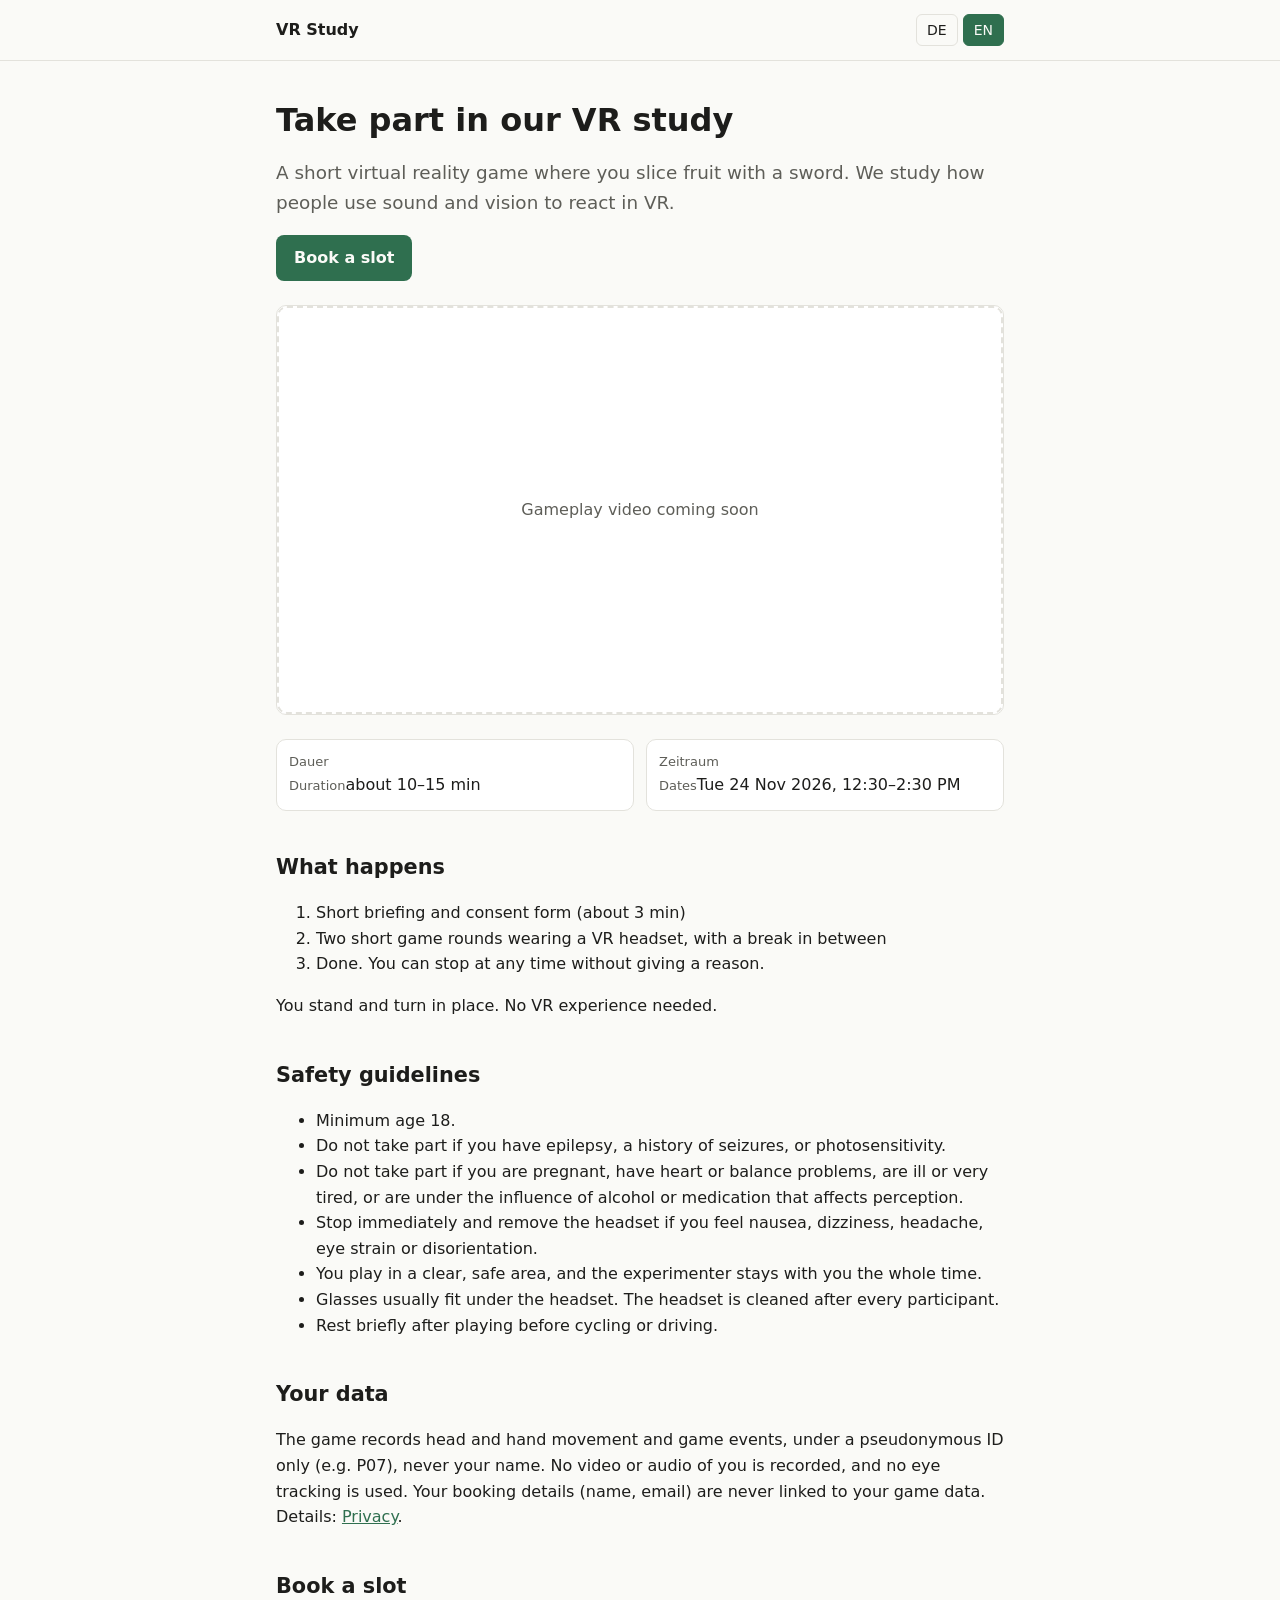
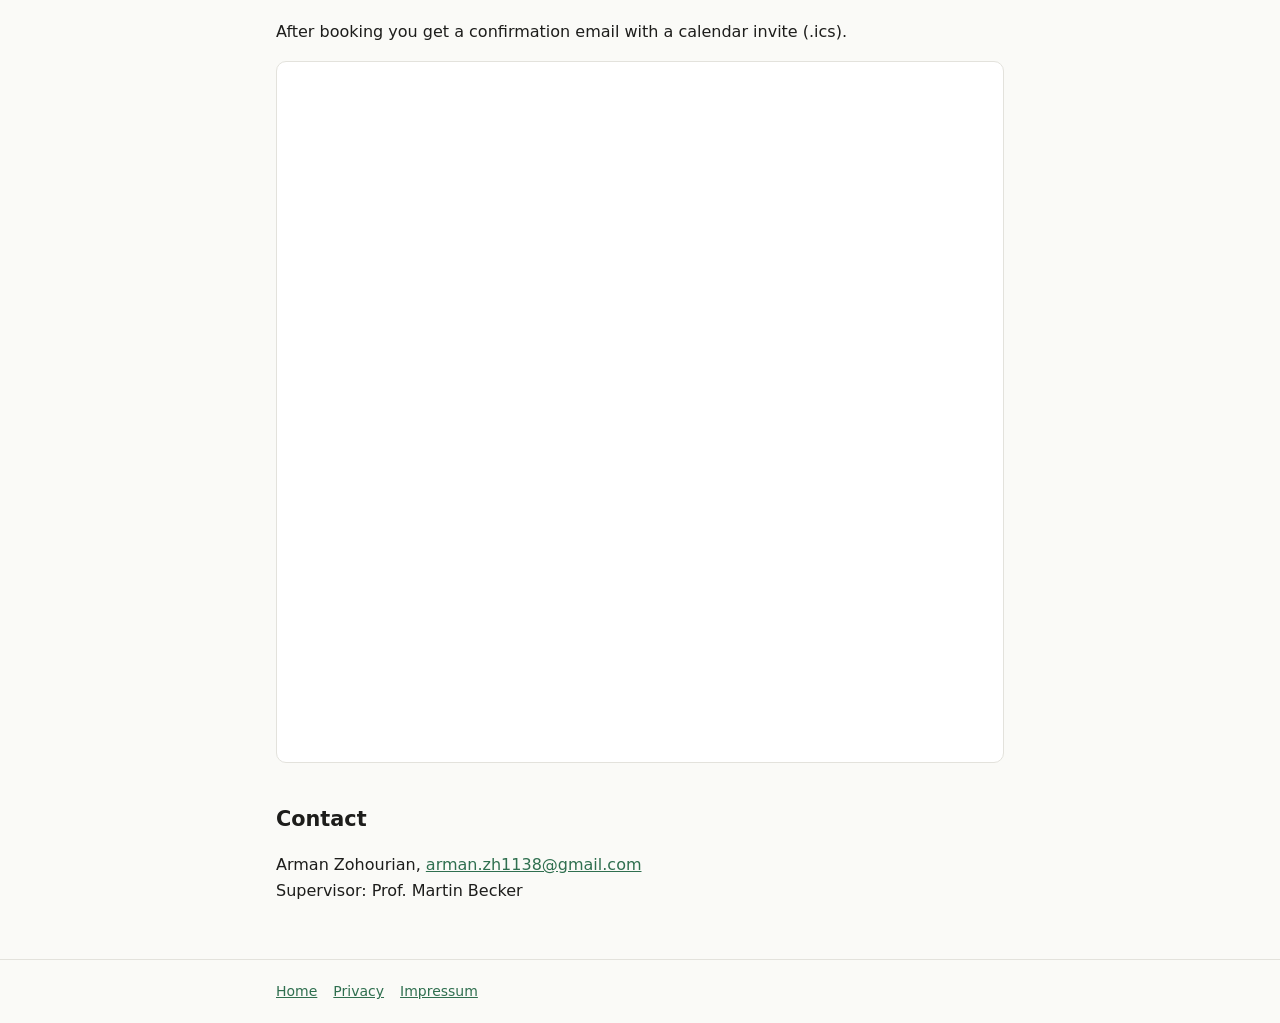
<file: index.html>
<!doctype html><html lang="de"><head><meta charset="utf-8"><meta name="viewport" content="width=device-width,initial-scale=1"><title>VR Study Sign-up</title><link rel="stylesheet" href="style.css"><script src="site.js"></script></head><body>
<header><div class="wrap"><a class="brand" href="index.html"><span data-l="de">VR-Studie</span><span data-l="en">VR Study</span></a><div class="langs"><button data-set="de">DE</button> <button data-set="en">EN</button></div></div></header><main class="wrap">
<div data-l="de">
<h1>Mach mit bei unserer VR-Studie</h1>
<p class="lead">Ein kurzes Virtual-Reality-Spiel, in dem du Früchte mit einem Schwert zerschneidest. Wir untersuchen, wie Menschen Hören und Sehen nutzen, um in VR zu reagieren.</p>
<p><a class="btn" href="#book">Termin buchen</a></p>
</div>
<div data-l="en">
<h1>Take part in our VR study</h1>
<p class="lead">A short virtual reality game where you slice fruit with a sword. We study how people use sound and vision to react in VR.</p>
<p><a class="btn" href="#book">Book a slot</a></p>
</div>

<div class="video">
<video controls playsinline preload="metadata" muted onerror="this.parentNode.classList.add('empty')">
<source src="media/gameplay.mp4" type="video/mp4" onerror="this.parentNode.parentNode.classList.add('empty')">
</video>
<div class="video-missing"><span data-l="de">Gameplay-Video folgt</span><span data-l="en">Gameplay video coming soon</span></div>
</div>

<div class="facts">
<div><b data-l="de">Dauer</b><b data-l="en">Duration</b><span data-l="de">ca. 10–15 Min.</span><span data-l="en">about 10–15 min</span></div>
<div><b data-l="de">Zeitraum</b><b data-l="en">Dates</b><span data-l="de">Di., 24. Nov. 2026, 12:30–14:30 Uhr</span><span data-l="en">Tue 24 Nov 2026, 12:30–2:30 PM</span></div>
</div>

<h2 data-l="de">Ablauf</h2><h2 data-l="en">What happens</h2>
<ol data-l="de"><li>Kurze Einführung und Einverständniserklärung (ca. 3 Min.)</li><li>Zwei kurze Spielrunden mit VR-Brille, mit Pause dazwischen</li><li>Fertig – du kannst jederzeit ohne Angabe von Gründen abbrechen.</li></ol>
<ol data-l="en"><li>Short briefing and consent form (about 3 min)</li><li>Two short game rounds wearing a VR headset, with a break in between</li><li>Done. You can stop at any time without giving a reason.</li></ol>
<p data-l="de">Du stehst und drehst dich auf der Stelle. VR-Erfahrung ist nicht nötig.</p>
<p data-l="en">You stand and turn in place. No VR experience needed.</p>

<h2 data-l="de">Sicherheitshinweise</h2><h2 data-l="en">Safety guidelines</h2>
<ul data-l="de">
<li>Mindestalter 18 Jahre.</li>
<li>Nicht teilnehmen bei Epilepsie, früheren Krampfanfällen oder Lichtempfindlichkeit.</li>
<li>Nicht teilnehmen bei Schwangerschaft, Herz- oder Gleichgewichtsproblemen, akuter Erkrankung, Müdigkeit oder unter Einfluss von Alkohol oder Medikamenten, die die Wahrnehmung beeinflussen.</li>
<li>Bei Übelkeit, Schwindel, Kopfschmerzen, Augenbeschwerden oder Desorientierung sofort aufhören und die Brille abnehmen.</li>
<li>Du spielst in einem freien, abgesicherten Bereich; die Versuchsleitung ist die ganze Zeit dabei.</li>
<li>Brillen passen meist unter das Headset. Das Headset wird nach jeder Person gereinigt.</li>
<li>Nach dem Spiel kurz ausruhen, bevor du Fahrrad oder Auto fährst.</li>
</ul>
<ul data-l="en">
<li>Minimum age 18.</li>
<li>Do not take part if you have epilepsy, a history of seizures, or photosensitivity.</li>
<li>Do not take part if you are pregnant, have heart or balance problems, are ill or very tired, or are under the influence of alcohol or medication that affects perception.</li>
<li>Stop immediately and remove the headset if you feel nausea, dizziness, headache, eye strain or disorientation.</li>
<li>You play in a clear, safe area, and the experimenter stays with you the whole time.</li>
<li>Glasses usually fit under the headset. The headset is cleaned after every participant.</li>
<li>Rest briefly after playing before cycling or driving.</li>
</ul>

<h2 data-l="de">Deine Daten</h2><h2 data-l="en">Your data</h2>
<p data-l="de">Im Spiel werden Kopf- und Handbewegungen sowie Spielereignisse aufgezeichnet – nur unter einer anonymen Kennung (z.&nbsp;B. P07), nicht unter deinem Namen. Es werden keine Video- oder Tonaufnahmen von dir gemacht und kein Eye-Tracking genutzt. Deine Buchungsdaten (Name, E-Mail) werden nie mit deinen Spieldaten verknüpft. Details: <a href="privacy.html">Datenschutz</a>.</p>
<p data-l="en">The game records head and hand movement and game events, under a pseudonymous ID only (e.g. P07), never your name. No video or audio of you is recorded, and no eye tracking is used. Your booking details (name, email) are never linked to your game data. Details: <a href="privacy.html">Privacy</a>.</p>

<div id="book"></div><h2 data-l="de">Termin buchen</h2><h2 data-l="en">Book a slot</h2>
<p data-l="de">Nach der Buchung bekommst du eine Bestätigung per E-Mail mit Kalendereintrag (.ics).</p>
<p data-l="en">After booking you get a confirmation email with a calendar invite (.ics).</p>
<div id="cal" class="calbox"><div class="missing"><span class="todo">[Booking calendar appears here once CAL_LINK is set in site.js]</span></div></div>

<h2 data-l="de">Kontakt</h2><h2 data-l="en">Contact</h2>
<p>Arman Zohourian, <a href="mailto:arman.zh1138@gmail.com">arman.zh1138@gmail.com</a><br><span data-l="de">Betreuung:</span><span data-l="en">Supervisor:</span> Prof. Martin Becker</p>
</main><footer><div class="wrap"><a href="index.html"><span data-l="de">Start</span><span data-l="en">Home</span></a><a href="privacy.html"><span data-l="de">Datenschutz</span><span data-l="en">Privacy</span></a><a href="impressum.html">Impressum</a></div></footer></body></html>
</file>
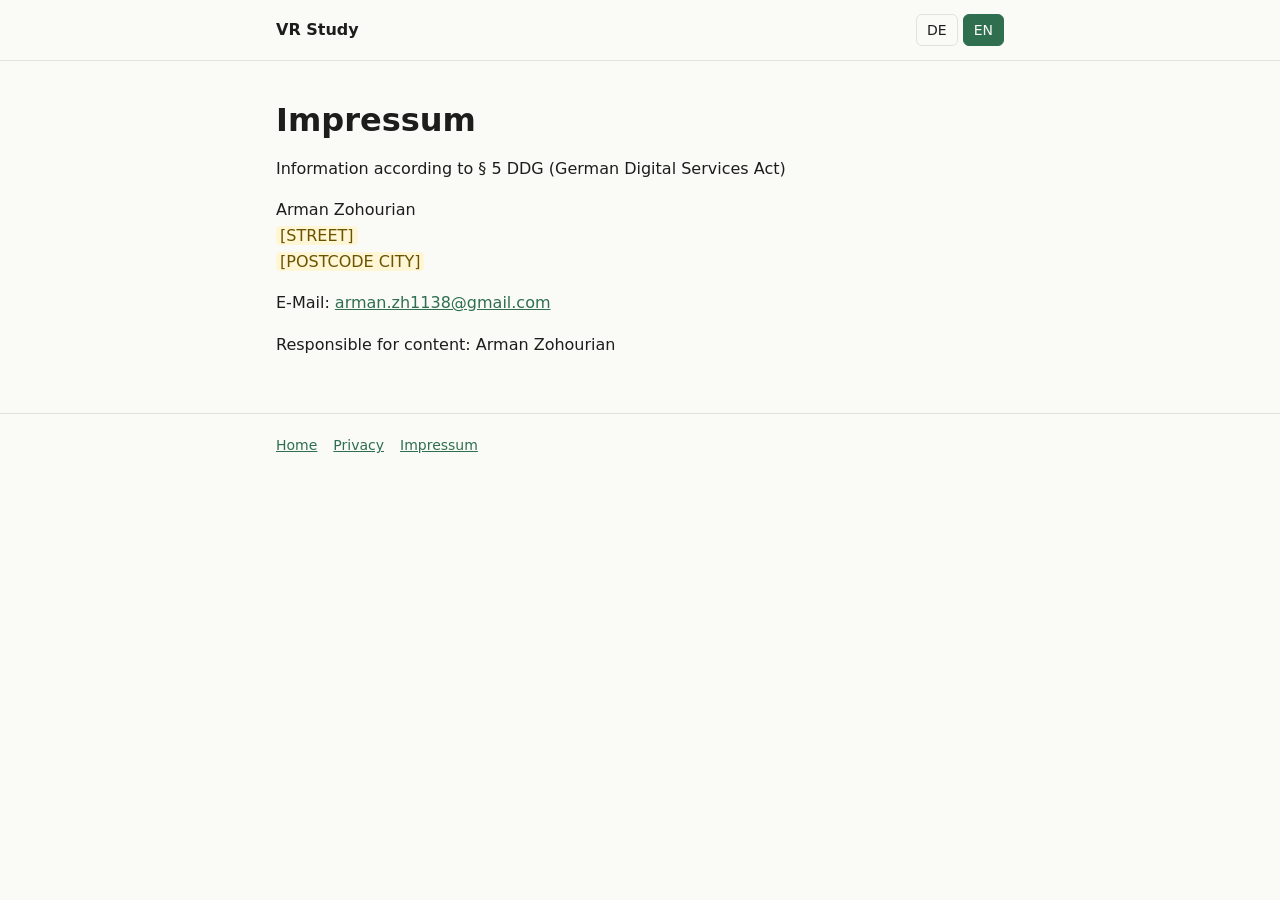
<file: impressum.html>
<!doctype html><html lang="de"><head><meta charset="utf-8"><meta name="viewport" content="width=device-width,initial-scale=1"><title>Impressum</title><link rel="stylesheet" href="style.css"><script src="site.js"></script></head><body>
<header><div class="wrap"><a class="brand" href="index.html"><span data-l="de">VR-Studie</span><span data-l="en">VR Study</span></a><div class="langs"><button data-set="de">DE</button> <button data-set="en">EN</button></div></div></header><main class="wrap">
<h1>Impressum</h1>
<p data-l="de">Angaben gemäß § 5 DDG</p><p data-l="en">Information according to § 5 DDG (German Digital Services Act)</p>
<p>Arman Zohourian<br><span class="todo">[STREET]</span><br><span class="todo">[POSTCODE CITY]</span></p>
<p>E-Mail: <a href="mailto:arman.zh1138@gmail.com">arman.zh1138@gmail.com</a></p>
<p><span data-l="de">Verantwortlich für den Inhalt:</span><span data-l="en">Responsible for content:</span> Arman Zohourian</p>
</main><footer><div class="wrap"><a href="index.html"><span data-l="de">Start</span><span data-l="en">Home</span></a><a href="privacy.html"><span data-l="de">Datenschutz</span><span data-l="en">Privacy</span></a><a href="impressum.html">Impressum</a></div></footer></body></html>
</file>
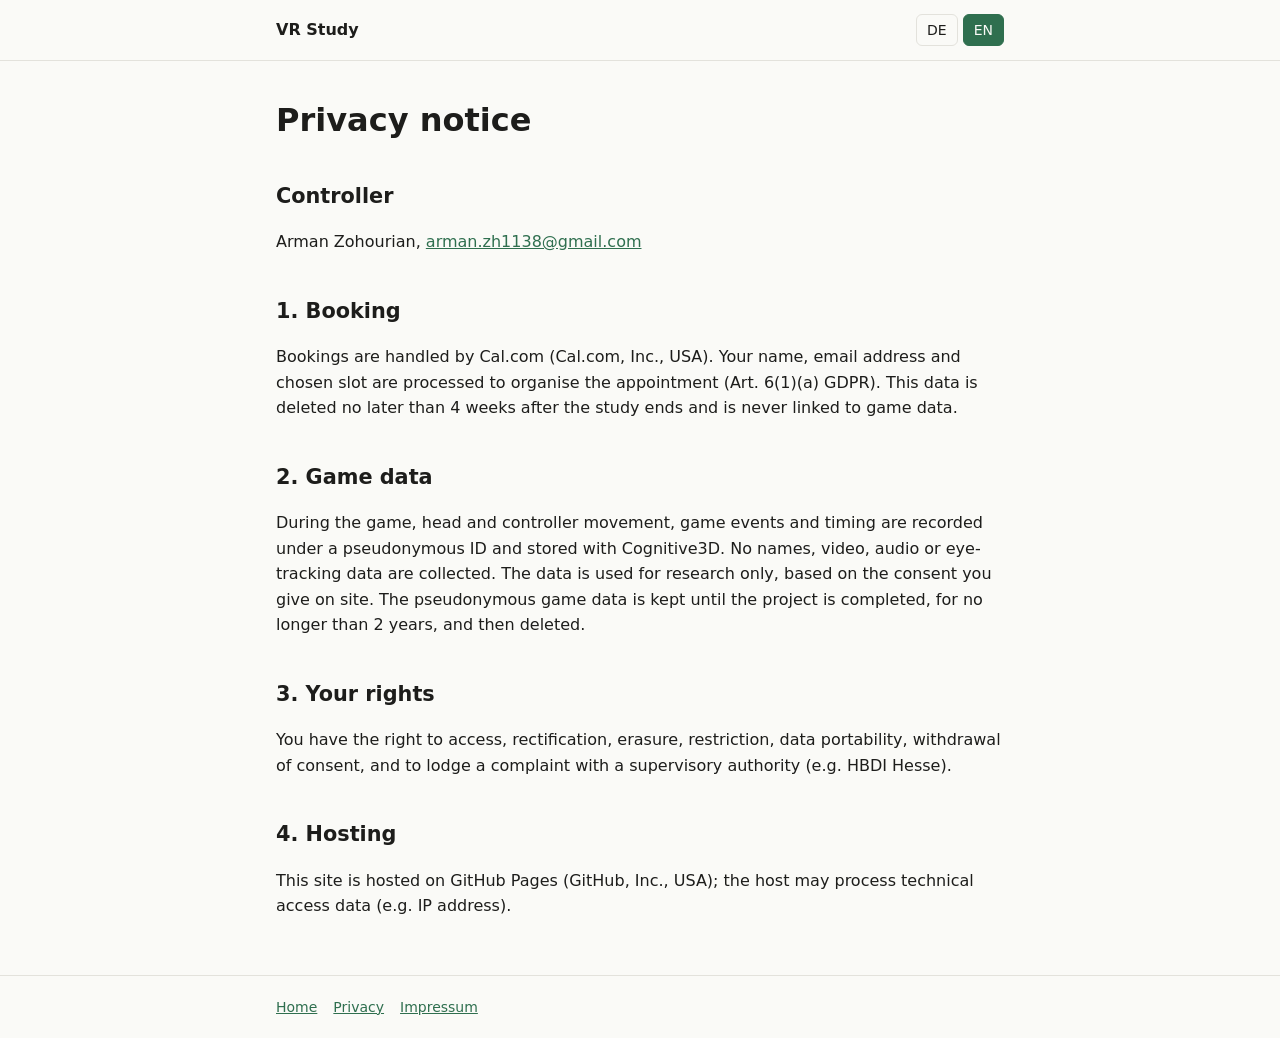
<file: privacy.html>
<!doctype html><html lang="de"><head><meta charset="utf-8"><meta name="viewport" content="width=device-width,initial-scale=1"><title>Privacy</title><link rel="stylesheet" href="style.css"><script src="site.js"></script></head><body>
<header><div class="wrap"><a class="brand" href="index.html"><span data-l="de">VR-Studie</span><span data-l="en">VR Study</span></a><div class="langs"><button data-set="de">DE</button> <button data-set="en">EN</button></div></div></header><main class="wrap">
<h1 data-l="de">Datenschutzhinweise</h1><h1 data-l="en">Privacy notice</h1>
<h2 data-l="de">Verantwortlich</h2><h2 data-l="en">Controller</h2>
<p>Arman Zohourian, <a href="mailto:arman.zh1138@gmail.com">arman.zh1138@gmail.com</a></p>
<h2 data-l="de">1. Terminbuchung</h2><h2 data-l="en">1. Booking</h2>
<p data-l="de">Für die Buchung nutzen wir Cal.com (Cal.com, Inc., USA). Dabei werden Name, E-Mail-Adresse und gewählter Termin verarbeitet, um den Termin zu organisieren (Art. 6 Abs. 1 lit. a DSGVO). Diese Daten werden spätestens 4 Wochen nach Studienende gelöscht und nie mit Spieldaten verknüpft.</p>
<p data-l="en">Bookings are handled by Cal.com (Cal.com, Inc., USA). Your name, email address and chosen slot are processed to organise the appointment (Art. 6(1)(a) GDPR). This data is deleted no later than 4 weeks after the study ends and is never linked to game data.</p>
<h2 data-l="de">2. Spieldaten</h2><h2 data-l="en">2. Game data</h2>
<p data-l="de">Während des Spiels werden Kopf- und Controllerbewegungen, Spielereignisse und Zeitangaben unter einer pseudonymen Kennung erfasst und bei Cognitive3D gespeichert. Es werden keine Namen, Video-, Ton- oder Eye-Tracking-Daten erhoben. Die Daten dienen ausschließlich wissenschaftlichen Zwecken. Grundlage ist deine Einwilligung vor Ort. Die pseudonymen Spieldaten werden bis zum Abschluss des Projekts, höchstens jedoch 2 Jahre, gespeichert und danach gelöscht.</p>
<p data-l="en">During the game, head and controller movement, game events and timing are recorded under a pseudonymous ID and stored with Cognitive3D. No names, video, audio or eye-tracking data are collected. The data is used for research only, based on the consent you give on site. The pseudonymous game data is kept until the project is completed, for no longer than 2 years, and then deleted.</p>
<h2 data-l="de">3. Deine Rechte</h2><h2 data-l="en">3. Your rights</h2>
<p data-l="de">Du hast das Recht auf Auskunft, Berichtigung, Löschung, Einschränkung, Datenübertragbarkeit, Widerruf deiner Einwilligung und Beschwerde bei einer Aufsichtsbehörde (z.&nbsp;B. HBDI Hessen).</p>
<p data-l="en">You have the right to access, rectification, erasure, restriction, data portability, withdrawal of consent, and to lodge a complaint with a supervisory authority (e.g. HBDI Hesse).</p>
<h2 data-l="de">4. Hosting</h2><h2 data-l="en">4. Hosting</h2>
<p data-l="de">Diese Seite wird bei GitHub Pages (GitHub, Inc., USA) gehostet; der Anbieter kann technische Zugriffsdaten (z.&nbsp;B. IP-Adresse) verarbeiten.</p>
<p data-l="en">This site is hosted on GitHub Pages (GitHub, Inc., USA); the host may process technical access data (e.g. IP address).</p>
</main><footer><div class="wrap"><a href="index.html"><span data-l="de">Start</span><span data-l="en">Home</span></a><a href="privacy.html"><span data-l="de">Datenschutz</span><span data-l="en">Privacy</span></a><a href="impressum.html">Impressum</a></div></footer></body></html>
</file>
<file: style.css>
:root{--bg:#fafaf7;--fg:#1d1d1b;--muted:#5e5e58;--card:#fff;--line:#e3e2dc;--accent:#2f6f4f;--warn-bg:#fff6d6;--warn-fg:#6b5300}
@media (prefers-color-scheme:dark){:root{--bg:#141413;--fg:#ecebe6;--muted:#a3a29b;--card:#1e1e1c;--line:#33332f;--accent:#7fc4a0;--warn-bg:#3a3214;--warn-fg:#f3dc8a}}
*{box-sizing:border-box}
body{margin:0;background:var(--bg);color:var(--fg);font:16px/1.6 system-ui,-apple-system,"Segoe UI",sans-serif}
.wrap{max-width:760px;margin:0 auto;padding:0 16px}
header{border-bottom:1px solid var(--line)}
header .wrap{display:flex;justify-content:space-between;align-items:center;padding:14px 16px}
header a.brand{font-weight:700;color:var(--fg);text-decoration:none}
.langs button{background:none;border:1px solid var(--line);color:var(--fg);padding:4px 10px;border-radius:6px;cursor:pointer;font:inherit;font-size:14px}
.langs button[aria-pressed=true]{background:var(--accent);color:var(--bg);border-color:var(--accent)}
h1{font-size:2rem;line-height:1.2;margin:40px 0 12px}
h2{font-size:1.3rem;margin:40px 0 8px}
p.lead{font-size:1.15rem;color:var(--muted)}
a{color:var(--accent)}
.facts{display:grid;grid-template-columns:repeat(auto-fit,minmax(160px,1fr));gap:12px;margin:24px 0}
.facts div{background:var(--card);border:1px solid var(--line);border-radius:10px;padding:12px}
.facts b{display:block;font-size:13px;color:var(--muted);font-weight:500}
.btn{display:inline-block;background:var(--accent);color:var(--bg);padding:10px 18px;border-radius:8px;text-decoration:none;font-weight:600}
.todo{background:var(--warn-bg);color:var(--warn-fg);padding:0 4px;border-radius:4px}
.calbox{background:var(--card);border:1px solid var(--line);border-radius:10px;min-height:200px;overflow:hidden}
.calbox iframe{width:100%;height:700px;border:0;display:block}
.calbox .missing{padding:24px}
details{background:var(--card);border:1px solid var(--line);border-radius:10px;padding:10px 14px;margin:8px 0}
summary{cursor:pointer;font-weight:600}
footer{border-top:1px solid var(--line);margin-top:56px;padding:20px 0;font-size:14px;color:var(--muted)}
footer a{margin-right:16px}
[data-l]{display:none}
html[lang=de] [data-l=de],html[lang=en] [data-l=en]{display:revert}
.video{position:relative;aspect-ratio:16/9;background:var(--card);border:1px solid var(--line);border-radius:10px;overflow:hidden;margin:24px 0}
.video video{width:100%;height:100%;display:block;object-fit:cover;background:#000}
.video-missing{display:none;position:absolute;inset:0;align-items:center;justify-content:center;color:var(--muted);border:2px dashed var(--line);border-radius:10px}
.video.empty video{display:none}
.video.empty .video-missing{display:flex}
html{scroll-behavior:smooth}
</file>
